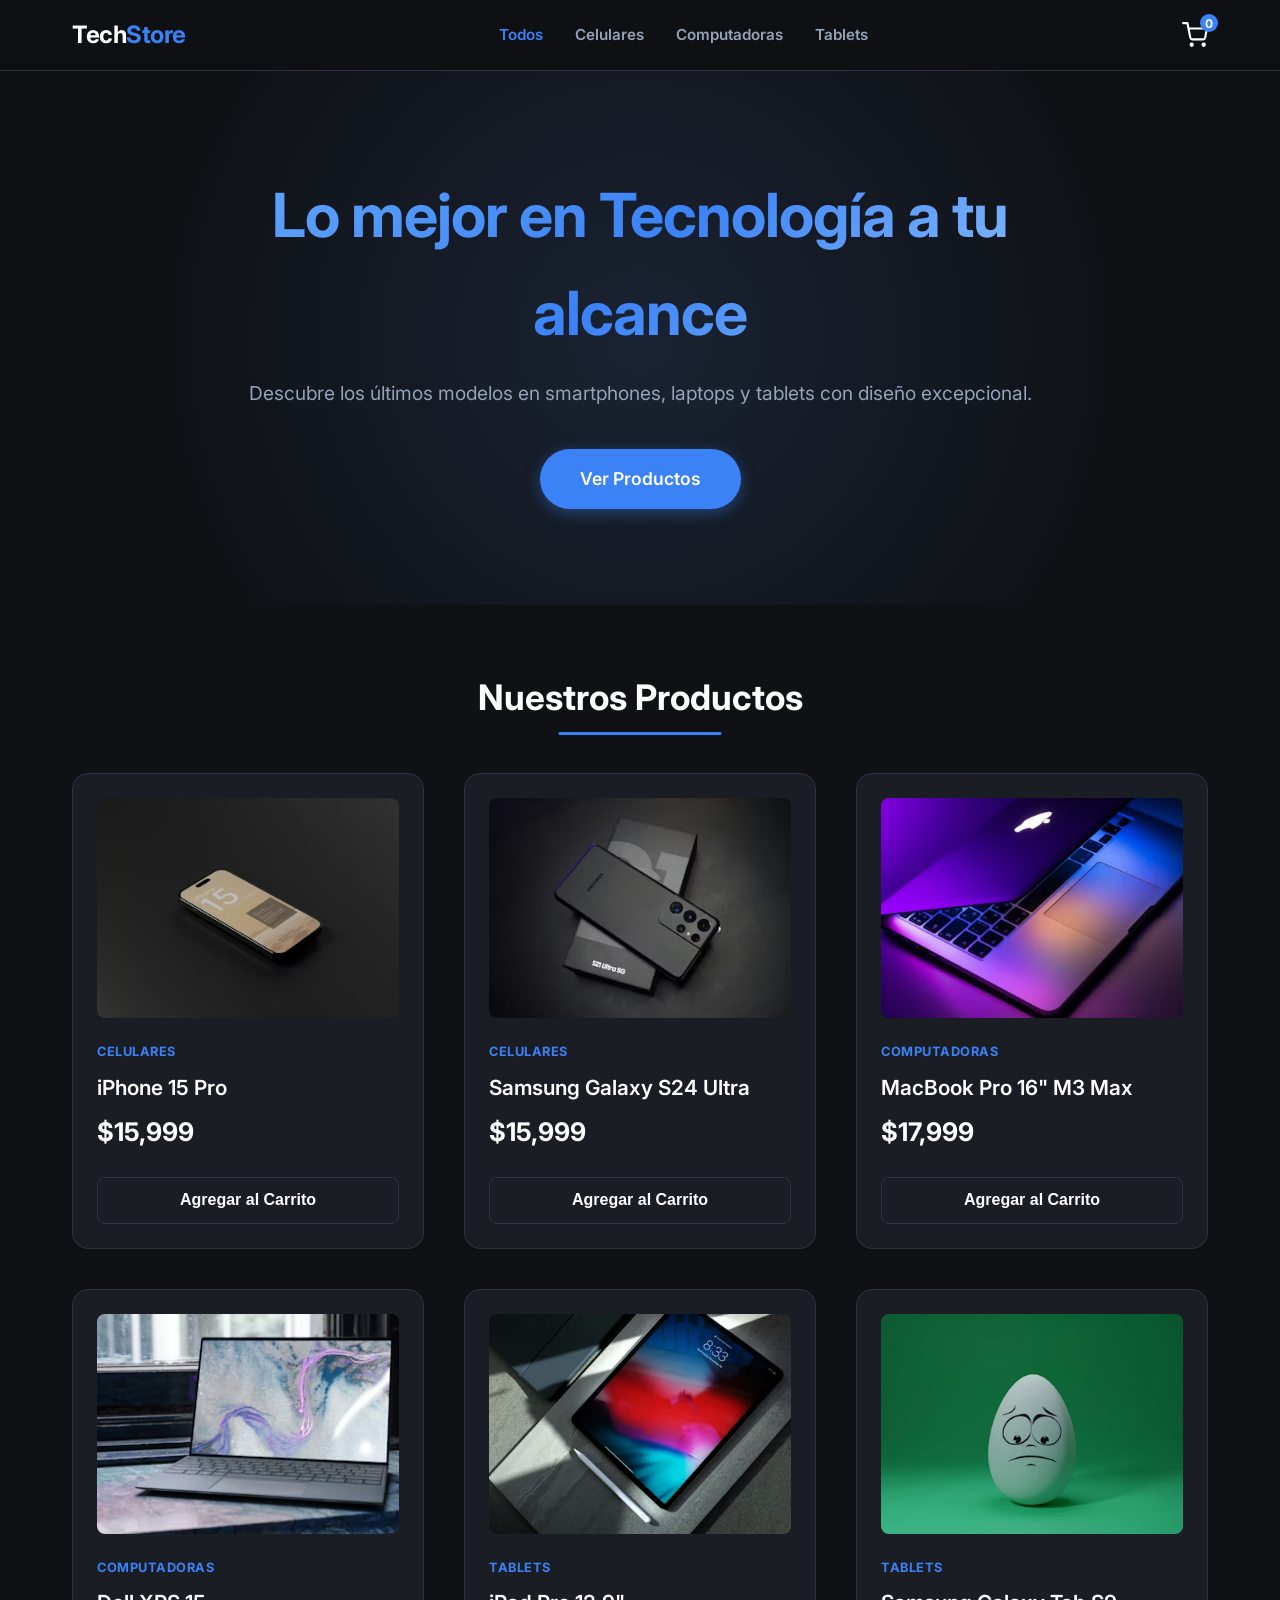
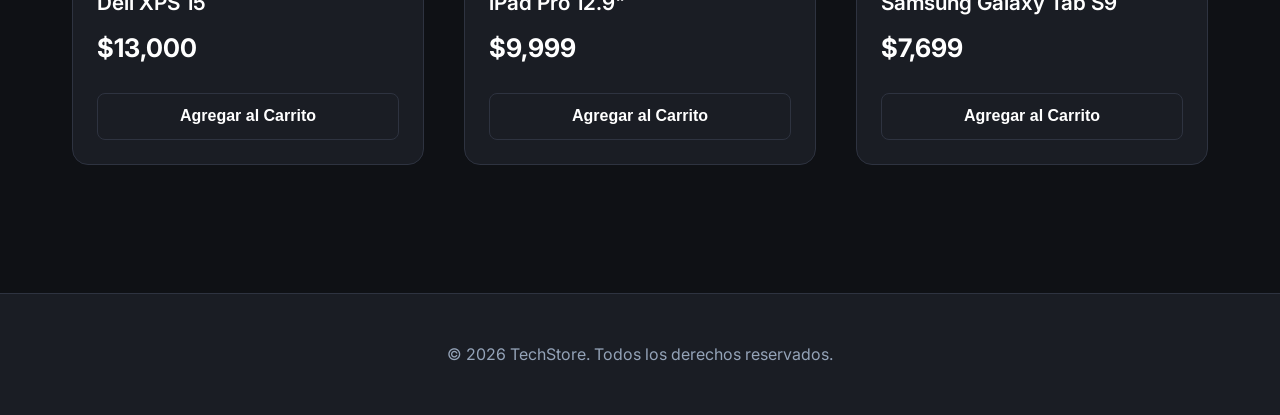
<file: index.html>
<!doctype html>
<html lang="es">
  <head>
    <meta charset="UTF-8" />
    <meta name="viewport" content="width=device-width, initial-scale=1.0" />
    <title>TechStore | Tu Tienda Tecnológica</title>
    <meta
      name="description"
      content="La mejor tienda online de tecnología. Encuentra celulares, computadoras, y tablets al mejor precio con envío gratis."
    />
    <link
      href="https://fonts.googleapis.com/css2?family=Inter:wght@300;400;600;700&display=swap"
      rel="stylesheet"
    />
    <link rel="stylesheet" href="style.css" />
  </head>
  <body data-category="all">
    <header>
      <div class="header-container">
        <a href="index.html" class="logo">Tech<span>Store</span></a>
        <nav>
          <ul class="nav-links" id="nav-links">
            <li><a href="index.html" class="active">Todos</a></li>
            <li><a href="celulares.html">Celulares</a></li>
            <li><a href="computadoras.html">Computadoras</a></li>
            <li><a href="tablets.html">Tablets</a></li>
          </ul>
        </nav>
        <div class="header-icons">
          <div class="menu-toggle" id="menu-toggle">
            <svg
              viewBox="0 0 24 24"
              fill="none"
              stroke="currentColor"
              stroke-width="2"
              stroke-linecap="round"
              stroke-linejoin="round"
            >
              <line x1="3" y1="12" x2="21" y2="12"></line>
              <line x1="3" y1="6" x2="21" y2="6"></line>
              <line x1="3" y1="18" x2="21" y2="18"></line>
            </svg>
          </div>
          <div class="cart-icon" id="cart-icon">
            <svg
              viewBox="0 0 24 24"
              fill="none"
              stroke="currentColor"
              stroke-width="2"
              stroke-linecap="round"
              stroke-linejoin="round"
            >
              <circle cx="9" cy="21" r="1"></circle>
              <circle cx="20" cy="21" r="1"></circle>
              <path
                d="M1 1h4l2.68 13.39a2 2 0 0 0 2 1.61h9.72a2 2 0 0 0 2-1.61L23 6H6"
              ></path>
            </svg>
            <span class="cart-count">0</span>
          </div>
        </div>
      </div>
    </header>

    <main>
      <section class="hero">
        <div class="hero-content">
          <h1>Lo mejor en Tecnología a tu alcance</h1>
          <p>
            Descubre los últimos modelos en smartphones, laptops y tablets con
            diseño excepcional.
          </p>
          <a href="#productos" class="cta-button">Ver Productos</a>
        </div>
      </section>

      <section id="productos" class="products-section">
        <h2 class="section-title">Nuestros Productos</h2>
        <div class="products-grid" id="products-grid">
          <!-- Products will be injected by JS -->
        </div>
      </section>
    </main>

    <footer>
      <p>&copy; 2026 TechStore. Todos los derechos reservados.</p>
    </footer>

    <!-- Cart Sidebar -->
    <div class="cart-sidebar" id="cart-sidebar">
      <div class="cart-header">
        <h2>Tu Carrito</h2>
        <button class="close-cart" id="close-cart">&times;</button>
      </div>
      <div class="cart-items" id="cart-items">
        <!-- Cart items will be injected here -->
      </div>
      <div class="cart-footer">
        <div class="cart-total">
          <span>Total:</span>
          <span id="total-price">$0.00</span>
        </div>
        <button class="checkout-button">Proceder al Pago</button>
      </div>
    </div>
    <div class="cart-overlay" id="cart-overlay"></div>

    <script src="script.js"></script>
  </body>
</html>
</file>
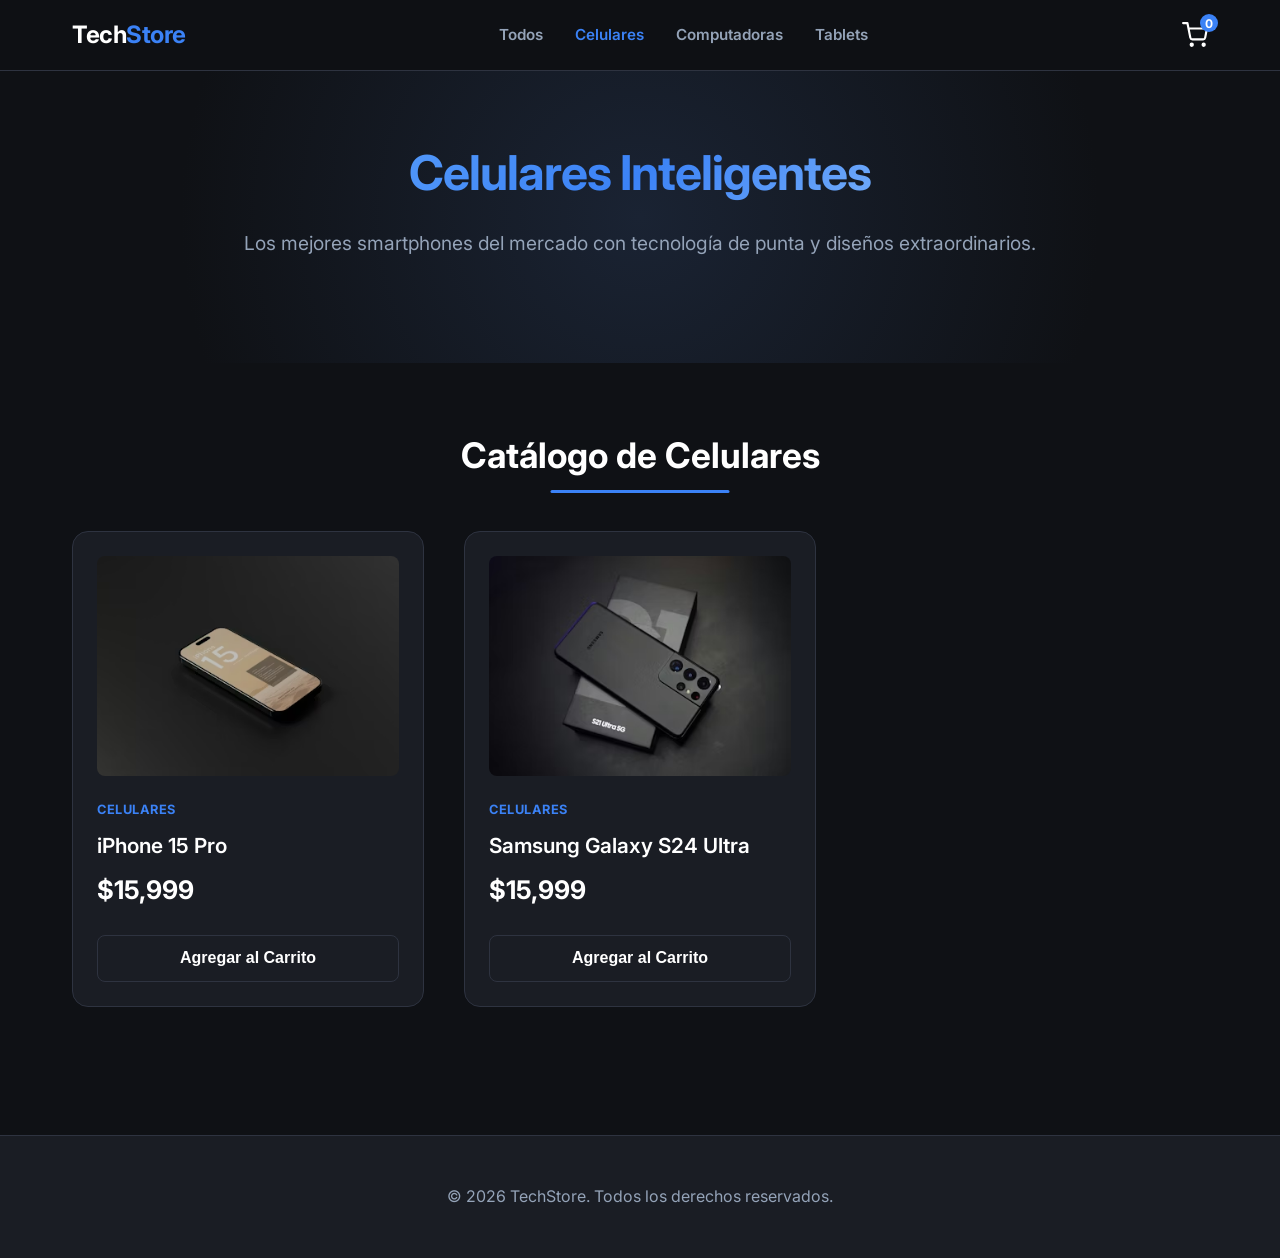
<file: celulares.html>
<!doctype html>
<html lang="es">
  <head>
    <meta charset="UTF-8" />
    <meta name="viewport" content="width=device-width, initial-scale=1.0" />
    <title>Celulares | TechStore</title>
    <link
      href="https://fonts.googleapis.com/css2?family=Inter:wght@300;400;600;700&display=swap"
      rel="stylesheet"
    />
    <link rel="stylesheet" href="style.css" />
  </head>
  <body data-category="celulares">
    <header>
      <div class="header-container">
        <a href="index.html" class="logo">Tech<span>Store</span></a>
        <nav>
          <ul class="nav-links" id="nav-links">
            <li><a href="index.html">Todos</a></li>
            <li><a href="celulares.html" class="active">Celulares</a></li>
            <li><a href="computadoras.html">Computadoras</a></li>
            <li><a href="tablets.html">Tablets</a></li>
          </ul>
        </nav>
        <div class="header-icons">
          <div class="menu-toggle" id="menu-toggle">
            <svg
              viewBox="0 0 24 24"
              fill="none"
              stroke="currentColor"
              stroke-width="2"
              stroke-linecap="round"
              stroke-linejoin="round"
            >
              <line x1="3" y1="12" x2="21" y2="12"></line>
              <line x1="3" y1="6" x2="21" y2="6"></line>
              <line x1="3" y1="18" x2="21" y2="18"></line>
            </svg>
          </div>
          <div class="cart-icon" id="cart-icon">
            <svg
              viewBox="0 0 24 24"
              fill="none"
              stroke="currentColor"
              stroke-width="2"
              stroke-linecap="round"
              stroke-linejoin="round"
            >
              <circle cx="9" cy="21" r="1"></circle>
              <circle cx="20" cy="21" r="1"></circle>
              <path
                d="M1 1h4l2.68 13.39a2 2 0 0 0 2 1.61h9.72a2 2 0 0 0 2-1.61L23 6H6"
              ></path>
            </svg>
            <span class="cart-count">0</span>
          </div>
        </div>
      </div>
    </header>

    <main>
      <section class="hero" style="padding: 4rem 2rem">
        <div class="hero-content">
          <h1 style="font-size: 3rem">Celulares Inteligentes</h1>
          <p>
            Los mejores smartphones del mercado con tecnología de punta y
            diseños extraordinarios.
          </p>
        </div>
      </section>

      <section id="productos" class="products-section">
        <h2 class="section-title">Catálogo de Celulares</h2>
        <div class="products-grid" id="products-grid">
          <!-- JS Injected -->
        </div>
      </section>
    </main>

    <footer>
      <p>&copy; 2026 TechStore. Todos los derechos reservados.</p>
    </footer>

    <!-- Cart Sidebar -->
    <div class="cart-sidebar" id="cart-sidebar">
      <div class="cart-header">
        <h2>Tu Carrito</h2>
        <button class="close-cart" id="close-cart">&times;</button>
      </div>
      <div class="cart-items" id="cart-items"></div>
      <div class="cart-footer">
        <div class="cart-total">
          <span>Total:</span>
          <span id="total-price">$0.00</span>
        </div>
        <button class="checkout-button">Proceder al Pago</button>
      </div>
    </div>
    <div class="cart-overlay" id="cart-overlay"></div>

    <script src="script.js"></script>
  </body>
</html>
</file>
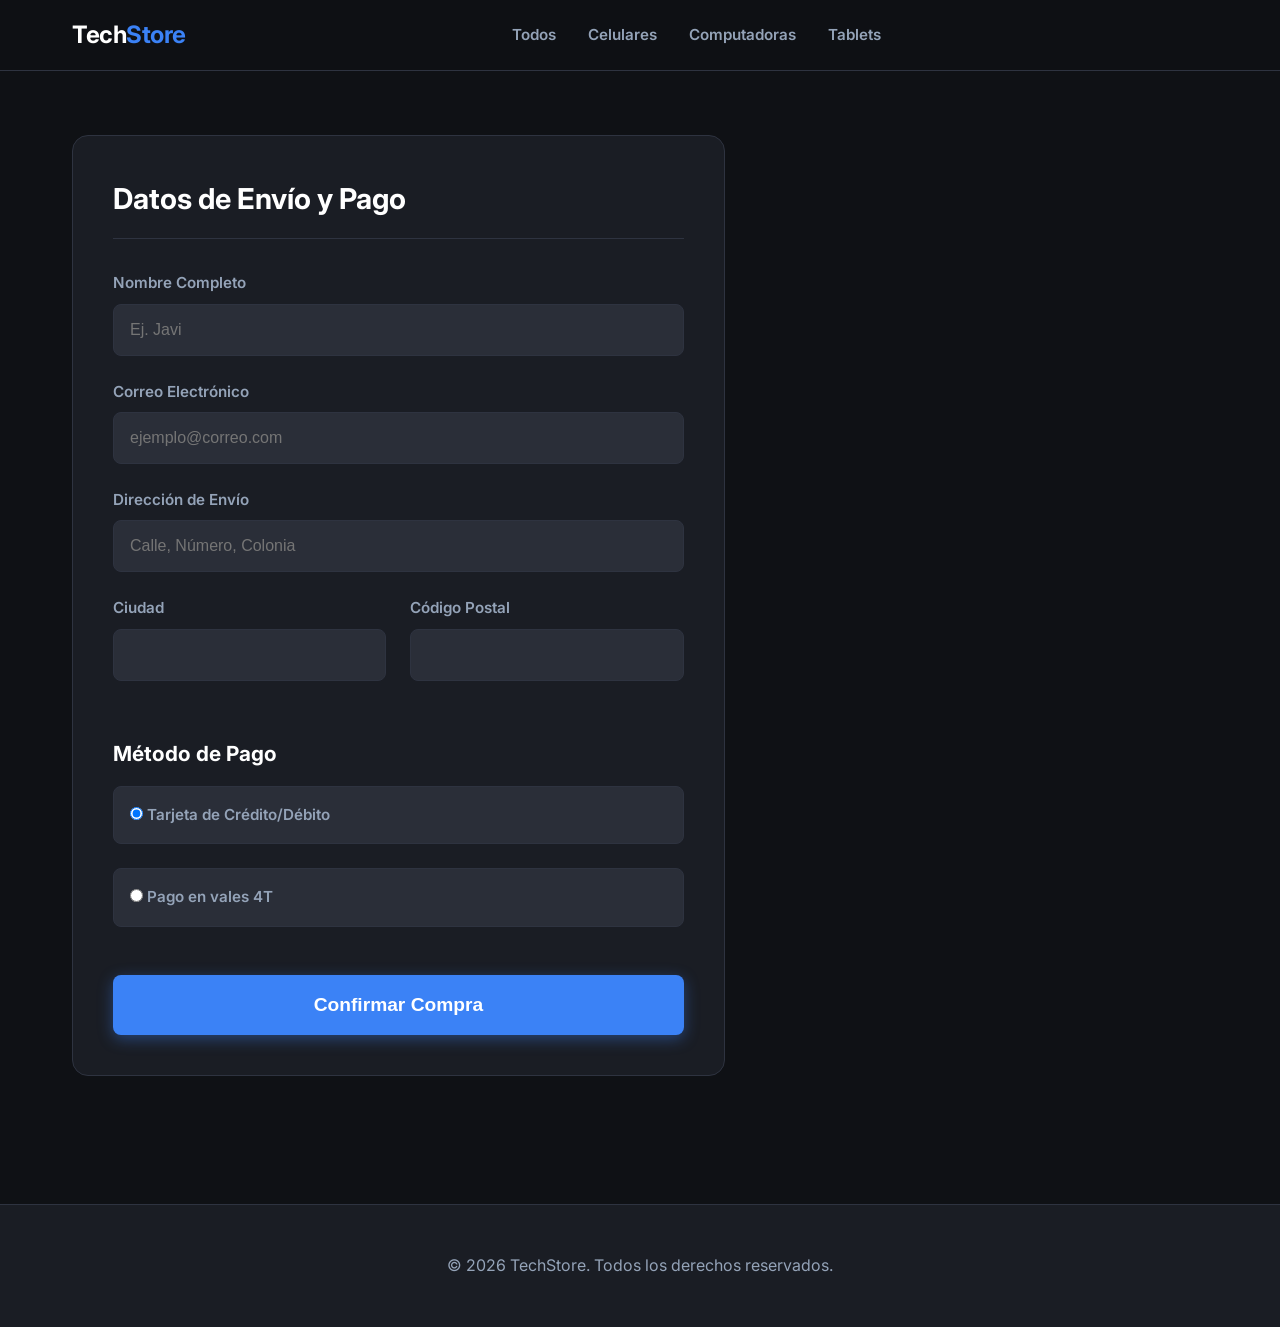
<file: checkout.html>
<!doctype html>
<html lang="es">
  <head>
    <meta charset="UTF-8" />
    <meta name="viewport" content="width=device-width, initial-scale=1.0" />
    <title>Checkout | TechStore</title>
    <link
      href="https://fonts.googleapis.com/css2?family=Inter:wght@300;400;600;700&display=swap"
      rel="stylesheet"
    />
    <link rel="stylesheet" href="style.css" />
  </head>
  <body data-category="checkout">
    <header>
      <div class="header-container">
        <a href="index.html" class="logo">Tech<span>Store</span></a>
        <nav>
          <ul class="nav-links" id="nav-links">
            <li><a href="index.html">Todos</a></li>
            <li><a href="celulares.html">Celulares</a></li>
            <li><a href="computadoras.html">Computadoras</a></li>
            <li><a href="tablets.html">Tablets</a></li>
          </ul>
        </nav>
        <div class="header-icons">
          <div class="menu-toggle" id="menu-toggle">
            <svg
              viewBox="0 0 24 24"
              fill="none"
              stroke="currentColor"
              stroke-width="2"
              stroke-linecap="round"
              stroke-linejoin="round"
            >
              <line x1="3" y1="12" x2="21" y2="12"></line>
              <line x1="3" y1="6" x2="21" y2="6"></line>
              <line x1="3" y1="18" x2="21" y2="18"></line>
            </svg>
          </div>
          <div class="cart-icon" id="cart-icon" style="display:none;"></div>
        </div>
      </div>
    </header>

    <main class="checkout-container">
      <div class="checkout-layout">
        
        <!-- Formulario -->
        <div class="checkout-form-section">
          <h2 class="checkout-title">Datos de Envío y Pago</h2>
          <form id="checkout-form" class="checkout-form">
            <div class="form-group">
              <label for="fname">Nombre Completo</label>
              <input type="text" id="fname" required placeholder="Ej. Javi">
            </div>
            
            <div class="form-group">
              <label for="email">Correo Electrónico</label>
              <input type="email" id="email" required placeholder="ejemplo@correo.com">
            </div>

            <div class="form-group">
              <label for="address">Dirección de Envío</label>
              <input type="text" id="address" required placeholder="Calle, Número, Colonia">
            </div>

            <div class="form-row">
              <div class="form-group">
                <label for="city">Ciudad</label>
                <input type="text" id="city" required>
              </div>
              <div class="form-group">
                <label for="zip">Código Postal</label>
                <input type="text" id="zip" required>
              </div>
            </div>

            <h3 class="checkout-subtitle">Método de Pago</h3>
            <div class="payment-methods">
              <label class="payment-option">
                <input type="radio" name="payment" value="tarjeta" checked> Tarjeta de Crédito/Débito
              </label>
              <label class="payment-option">
                <input type="radio" name="payment" value="efectivo"> Pago en vales 4T
              </label>
            </div>

            <button type="submit" class="cta-button checkout-submit">Confirmar Compra</button>
          </form>
        </div>
      </div>
    </main>

    <footer>
      <p>&copy; 2026 TechStore. Todos los derechos reservados.</p>
    </footer>

    <script src="script.js"></script>
  </body>
</html>
</file>
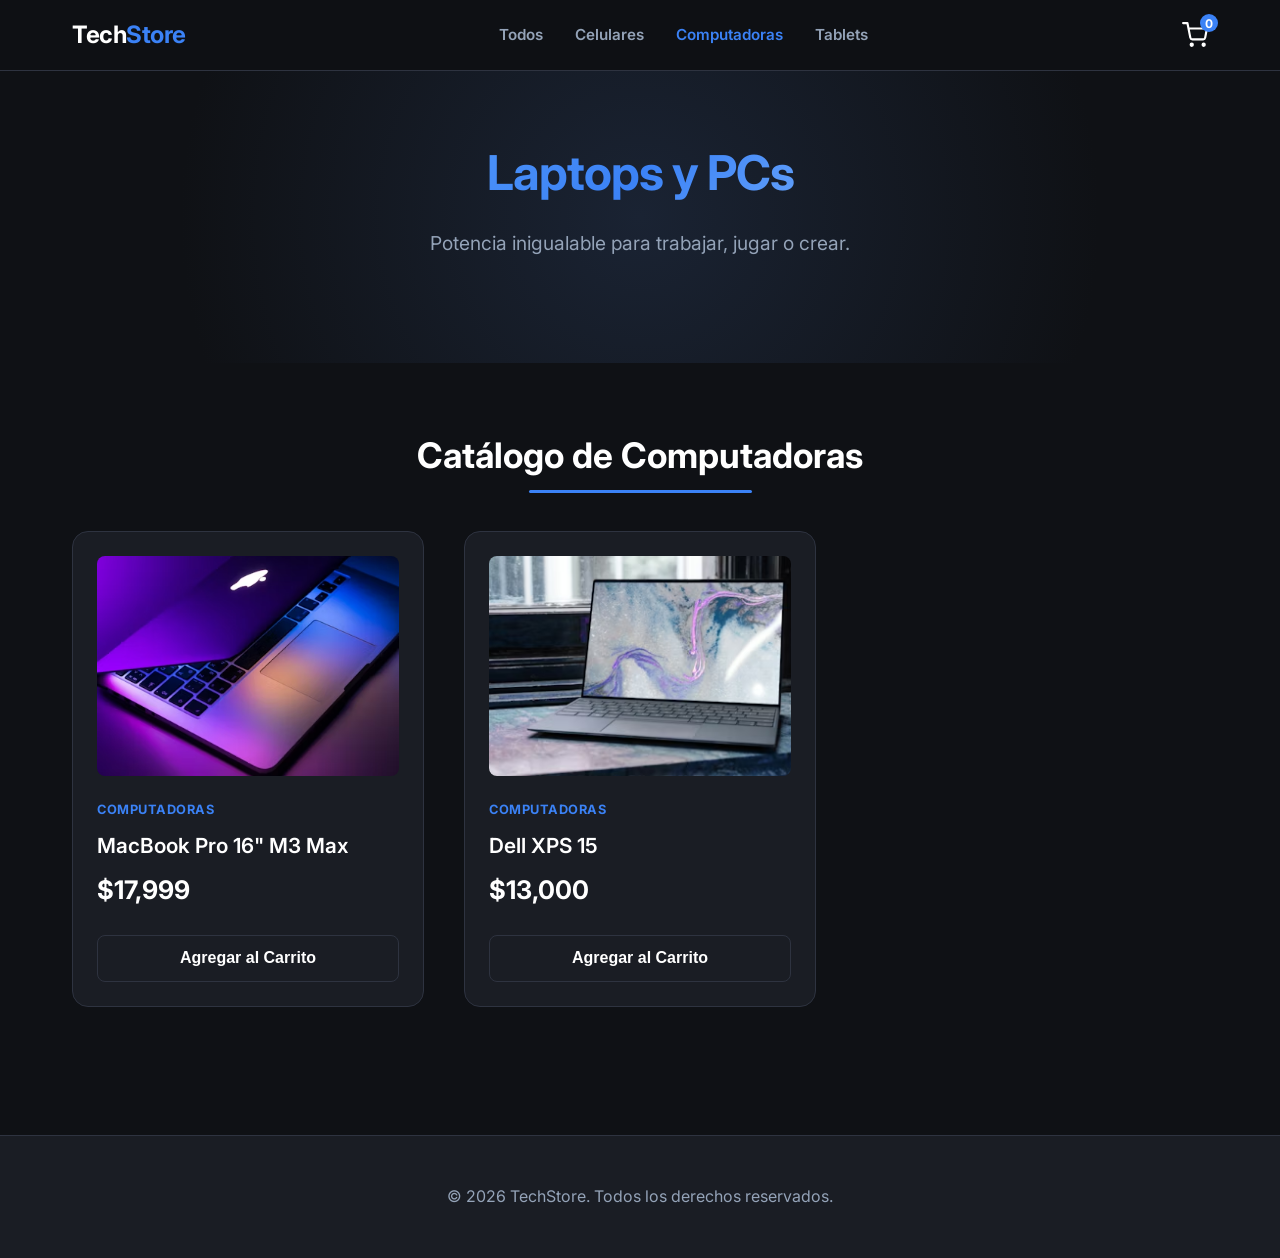
<file: computadoras.html>
<!doctype html>
<html lang="es">
  <head>
    <meta charset="UTF-8" />
    <meta name="viewport" content="width=device-width, initial-scale=1.0" />
    <title>Computadoras | TechStore</title>
    <link
      href="https://fonts.googleapis.com/css2?family=Inter:wght@300;400;600;700&display=swap"
      rel="stylesheet"
    />
    <link rel="stylesheet" href="style.css" />
  </head>
  <body data-category="computadoras">
    <header>
      <div class="header-container">
        <a href="index.html" class="logo">Tech<span>Store</span></a>
        <nav>
          <ul class="nav-links" id="nav-links">
            <li><a href="index.html">Todos</a></li>
            <li><a href="celulares.html">Celulares</a></li>
            <li><a href="computadoras.html" class="active">Computadoras</a></li>
            <li><a href="tablets.html">Tablets</a></li>
          </ul>
        </nav>
        <div class="header-icons">
          <div class="menu-toggle" id="menu-toggle">
            <svg
              viewBox="0 0 24 24"
              fill="none"
              stroke="currentColor"
              stroke-width="2"
              stroke-linecap="round"
              stroke-linejoin="round"
            >
              <line x1="3" y1="12" x2="21" y2="12"></line>
              <line x1="3" y1="6" x2="21" y2="6"></line>
              <line x1="3" y1="18" x2="21" y2="18"></line>
            </svg>
          </div>
          <div class="cart-icon" id="cart-icon">
            <svg
              viewBox="0 0 24 24"
              fill="none"
              stroke="currentColor"
              stroke-width="2"
              stroke-linecap="round"
              stroke-linejoin="round"
            >
              <circle cx="9" cy="21" r="1"></circle>
              <circle cx="20" cy="21" r="1"></circle>
              <path
                d="M1 1h4l2.68 13.39a2 2 0 0 0 2 1.61h9.72a2 2 0 0 0 2-1.61L23 6H6"
              ></path>
            </svg>
            <span class="cart-count">0</span>
          </div>
        </div>
      </div>
    </header>

    <main>
      <section class="hero" style="padding: 4rem 2rem">
        <div class="hero-content">
          <h1 style="font-size: 3rem">Laptops y PCs</h1>
          <p>Potencia inigualable para trabajar, jugar o crear.</p>
        </div>
      </section>

      <section id="productos" class="products-section">
        <h2 class="section-title">Catálogo de Computadoras</h2>
        <div class="products-grid" id="products-grid">
          <!-- JS Injected -->
        </div>
      </section>
    </main>

    <footer>
      <p>&copy; 2026 TechStore. Todos los derechos reservados.</p>
    </footer>

    <!-- Cart Sidebar -->
    <div class="cart-sidebar" id="cart-sidebar">
      <div class="cart-header">
        <h2>Tu Carrito</h2>
        <button class="close-cart" id="close-cart">&times;</button>
      </div>
      <div class="cart-items" id="cart-items"></div>
      <div class="cart-footer">
        <div class="cart-total">
          <span>Total:</span>
          <span id="total-price">$0.00</span>
        </div>
        <button class="checkout-button">Proceder al Pago</button>
      </div>
    </div>
    <div class="cart-overlay" id="cart-overlay"></div>

    <script src="script.js"></script>
  </body>
</html>
</file>
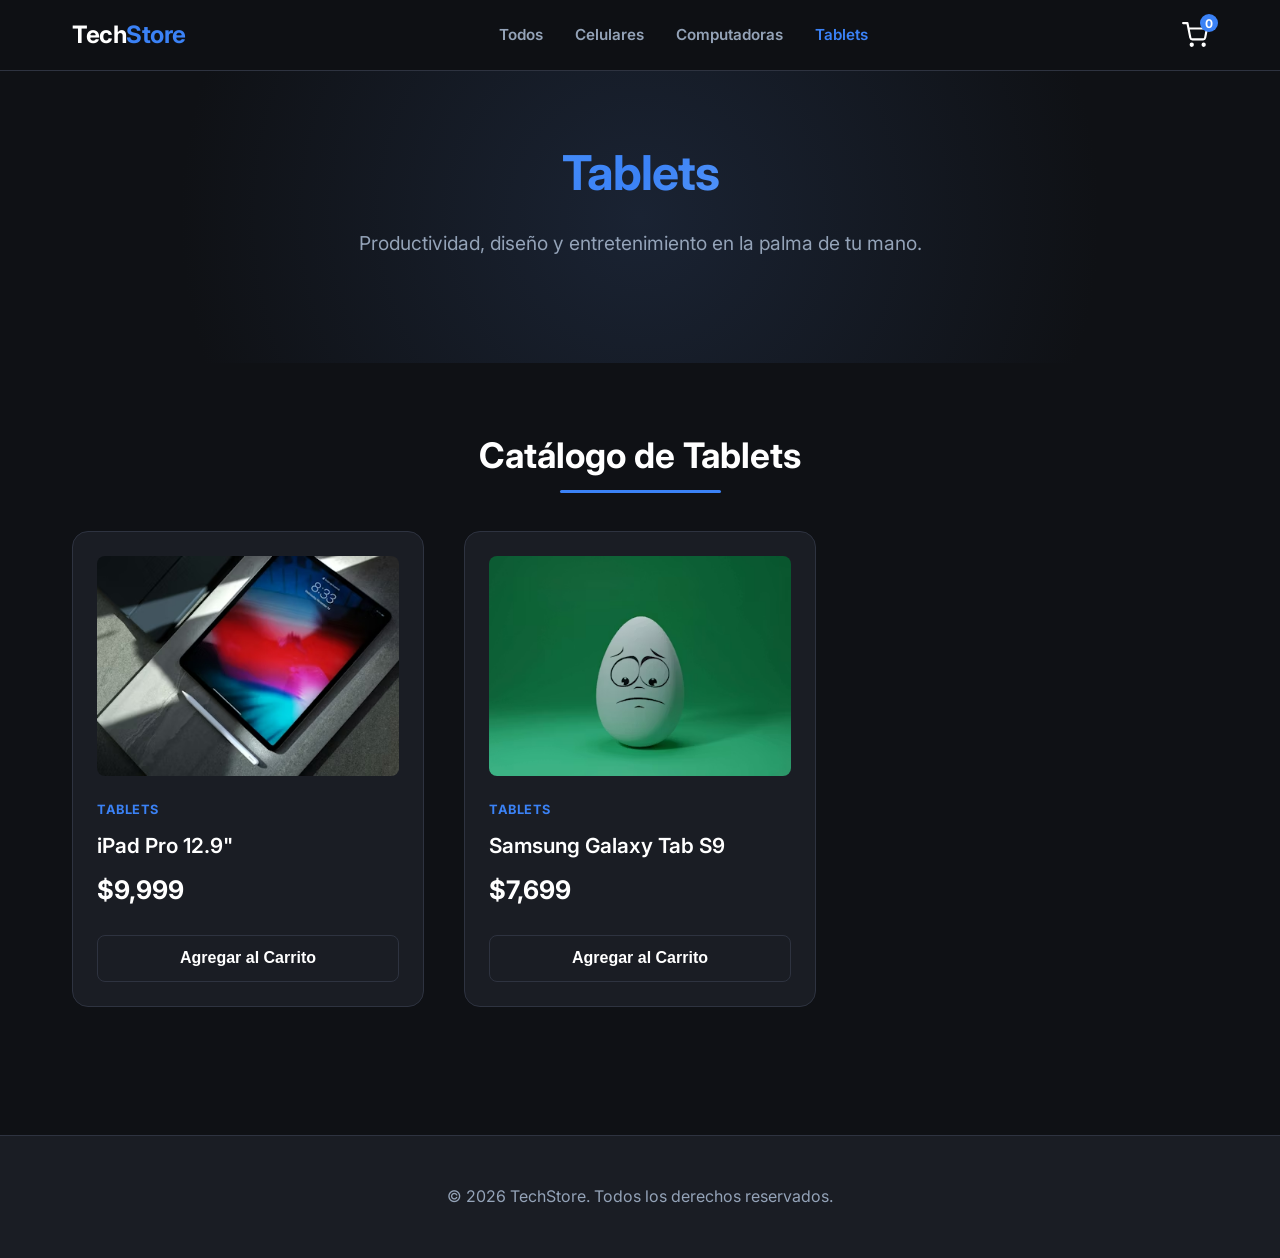
<file: tablets.html>
<!doctype html>
<html lang="es">
  <head>
    <meta charset="UTF-8" />
    <meta name="viewport" content="width=device-width, initial-scale=1.0" />
    <title>Tablets | TechStore</title>
    <link
      href="https://fonts.googleapis.com/css2?family=Inter:wght@300;400;600;700&display=swap"
      rel="stylesheet"
    />
    <link rel="stylesheet" href="style.css" />
  </head>
  <body data-category="tablets">
    <header>
      <div class="header-container">
        <a href="index.html" class="logo">Tech<span>Store</span></a>
        <nav>
          <ul class="nav-links" id="nav-links">
            <li><a href="index.html">Todos</a></li>
            <li><a href="celulares.html">Celulares</a></li>
            <li><a href="computadoras.html">Computadoras</a></li>
            <li><a href="tablets.html" class="active">Tablets</a></li>
          </ul>
        </nav>
        <div class="header-icons">
          <div class="menu-toggle" id="menu-toggle">
            <svg
              viewBox="0 0 24 24"
              fill="none"
              stroke="currentColor"
              stroke-width="2"
              stroke-linecap="round"
              stroke-linejoin="round"
            >
              <line x1="3" y1="12" x2="21" y2="12"></line>
              <line x1="3" y1="6" x2="21" y2="6"></line>
              <line x1="3" y1="18" x2="21" y2="18"></line>
            </svg>
          </div>
          <div class="cart-icon" id="cart-icon">
            <svg
              viewBox="0 0 24 24"
              fill="none"
              stroke="currentColor"
              stroke-width="2"
              stroke-linecap="round"
              stroke-linejoin="round"
            >
              <circle cx="9" cy="21" r="1"></circle>
              <circle cx="20" cy="21" r="1"></circle>
              <path
                d="M1 1h4l2.68 13.39a2 2 0 0 0 2 1.61h9.72a2 2 0 0 0 2-1.61L23 6H6"
              ></path>
            </svg>
            <span class="cart-count">0</span>
          </div>
        </div>
      </div>
    </header>

    <main>
      <section class="hero" style="padding: 4rem 2rem">
        <div class="hero-content">
          <h1 style="font-size: 3rem">Tablets</h1>
          <p>Productividad, diseño y entretenimiento en la palma de tu mano.</p>
        </div>
      </section>

      <section id="productos" class="products-section">
        <h2 class="section-title">Catálogo de Tablets</h2>
        <div class="products-grid" id="products-grid">
          <!-- JS Injected -->
        </div>
      </section>
    </main>

    <footer>
      <p>&copy; 2026 TechStore. Todos los derechos reservados.</p>
    </footer>

    <!-- Cart Sidebar -->
    <div class="cart-sidebar" id="cart-sidebar">
      <div class="cart-header">
        <h2>Tu Carrito</h2>
        <button class="close-cart" id="close-cart">&times;</button>
      </div>
      <div class="cart-items" id="cart-items"></div>
      <div class="cart-footer">
        <div class="cart-total">
          <span>Total:</span>
          <span id="total-price">$0.00</span>
        </div>
        <button class="checkout-button">Proceder al Pago</button>
      </div>
    </div>
    <div class="cart-overlay" id="cart-overlay"></div>

    <script src="script.js"></script>
  </body>
</html>
</file>
<file: style.css>
:root {
  --bg-color: #0f1115;
  --card-bg: #1a1d24;
  --text-primary: #ffffff;
  --text-secondary: #94a3b8;
  --accent: #3b82f6;
  --accent-hover: #2563eb;
  --border: #2e3340;
}

* {
  margin: 0;
  padding: 0;
  box-sizing: border-box;
  scroll-behavior: smooth;
}

body {
  font-family: "Inter", sans-serif;
  background-color: var(--bg-color);
  color: var(--text-primary);
  line-height: 1.6;
  overflow-x: hidden;
}

/* Header */
header {
  background-color: rgba(15, 17, 21, 0.85);
  backdrop-filter: blur(12px);
  position: sticky;
  top: 0;
  z-index: 100;
  border-bottom: 1px solid var(--border);
}

.header-container {
  max-width: 1200px;
  margin: 0 auto;
  padding: 1rem 2rem;
  display: flex;
  justify-content: space-between;
  align-items: center;
}

.logo {
  font-size: 1.5rem;
  font-weight: 700;
  color: var(--text-primary);
  text-decoration: none;
  letter-spacing: -0.5px;
}

.logo span {
  color: var(--accent);
}

.nav-links {
  list-style: none;
  display: flex;
  gap: 2rem;
}

.nav-links a {
  color: var(--text-secondary);
  text-decoration: none;
  font-weight: 600;
  transition: color 0.3s ease;
  font-size: 0.95rem;
}

.nav-links a:hover,
.nav-links a.active {
  color: var(--accent);
}

.cart-icon {
  position: relative;
  cursor: pointer;
  width: 26px;
  height: 26px;
  color: var(--text-primary);
  transition: color 0.3s ease;
}

.cart-icon:hover {
  color: var(--accent);
}

.cart-icon svg {
  width: 100%;
  height: 100%;
}

.cart-count {
  position: absolute;
  top: -8px;
  right: -10px;
  background-color: var(--accent);
  color: white;
  font-size: 0.75rem;
  font-weight: 700;
  width: 18px;
  height: 18px;
  border-radius: 50%;
  display: flex;
  justify-content: center;
  align-items: center;
}

.header-icons {
  display: flex;
  align-items: center;
  gap: 1.5rem;
}

.menu-toggle {
  display: none;
  cursor: pointer;
  color: var(--text-primary);
  width: 26px;
  height: 26px;
  transition: color 0.3s ease;
}

.menu-toggle:hover {
  color: var(--accent);
}

.menu-toggle svg {
  width: 100%;
  height: 100%;
}

/* Hero Section */
.hero {
  padding: 6rem 2rem;
  text-align: center;
  background: radial-gradient(
    circle at center,
    #1a2333 0%,
    var(--bg-color) 70%
  );
}

.hero-content {
  max-width: 800px;
  margin: 0 auto;
}

.hero-content h1 {
  font-size: 3.8rem;
  font-weight: 700;
  margin-bottom: 1rem;
  background: linear-gradient(135deg, #60a5fa, #3b82f6, #93c5fd);
  -webkit-background-clip: text;
  background-clip: text;
  -webkit-text-fill-color: transparent;
  letter-spacing: -1px;
}

.hero-content p {
  font-size: 1.2rem;
  color: var(--text-secondary);
  margin: 0 auto 2.5rem;
}

.cta-button {
  display: inline-block;
  background-color: var(--accent);
  color: white;
  padding: 1rem 2.5rem;
  border-radius: 50px;
  text-decoration: none;
  font-weight: 600;
  font-size: 1.1rem;
  transition:
    transform 0.3s ease,
    background-color 0.3s ease,
    box-shadow 0.3s ease;
  box-shadow: 0 4px 15px rgba(59, 130, 246, 0.4);
}

.cta-button:hover {
  background-color: var(--accent-hover);
  transform: translateY(-3px);
  box-shadow: 0 8px 25px rgba(59, 130, 246, 0.6);
}

/* Products Section */
.products-section {
  max-width: 1200px;
  margin: 0 auto;
  padding: 4rem 2rem;
}

.section-title {
  font-size: 2.2rem;
  margin-bottom: 3rem;
  text-align: center;
  position: relative;
  display: inline-block;
  left: 50%;
  transform: translateX(-50%);
}

.section-title::after {
  content: "";
  position: absolute;
  bottom: -10px;
  left: 25%;
  width: 50%;
  height: 3px;
  background-color: var(--accent);
  border-radius: 2px;
}

.products-grid {
  display: grid;
  grid-template-columns: repeat(auto-fill, minmax(280px, 1fr));
  gap: 2.5rem;
}

.product-card {
  background-color: var(--card-bg);
  border-radius: 16px;
  padding: 1.5rem;
  border: 1px solid var(--border);
  transition:
    transform 0.3s ease,
    box-shadow 0.3s ease,
    border-color 0.3s ease;
  display: flex;
  flex-direction: column;
  position: relative;
  overflow: hidden;
}

.product-card:hover {
  transform: translateY(-8px);
  box-shadow: 0 15px 35px rgba(0, 0, 0, 0.4);
  border-color: rgba(59, 130, 246, 0.5);
}

.product-image {
  width: 100%;
  height: 220px;
  object-fit: cover;
  border-radius: 8px;
  margin-bottom: 1.5rem;
  background-color: #2a2e38;
}

.product-category {
  font-size: 0.8rem;
  color: var(--accent);
  text-transform: uppercase;
  font-weight: 700;
  margin-bottom: 0.5rem;
  letter-spacing: 0.5px;
}

.product-title {
  font-size: 1.3rem;
  font-weight: 600;
  margin-bottom: 0.5rem;
  color: var(--text-primary);
}

.product-price {
  font-size: 1.6rem;
  font-weight: 700;
  margin-bottom: 1.5rem;
  margin-top: auto;
}

.add-to-cart {
  background-color: transparent;
  color: var(--text-primary);
  border: 1px solid var(--border);
  padding: 0.85rem;
  border-radius: 8px;
  font-size: 1rem;
  font-weight: 600;
  cursor: pointer;
  transition: all 0.3s ease;
}

.product-card:hover .add-to-cart {
  background-color: var(--accent);
  border-color: var(--accent);
  color: white;
}

.add-to-cart:active {
  transform: scale(0.95);
}

/* Footer */
footer {
  text-align: center;
  padding: 3rem 2rem;
  border-top: 1px solid var(--border);
  color: var(--text-secondary);
  margin-top: 4rem;
  background-color: var(--card-bg);
}

/* Cart Sidebar */
.cart-sidebar {
  position: fixed;
  top: 0;
  right: -450px;
  width: 400px;
  height: 100vh;
  background-color: var(--card-bg);
  box-shadow: -5px 0 30px rgba(0, 0, 0, 0.7);
  z-index: 1000;
  display: flex;
  flex-direction: column;
  transition: right 0.4s cubic-bezier(0.175, 0.885, 0.32, 1.275);
}

.cart-sidebar.open {
  right: 0;
}

.cart-header {
  padding: 1.5rem 2rem;
  border-bottom: 1px solid var(--border);
  display: flex;
  justify-content: space-between;
  align-items: center;
}

.cart-header h2 {
  font-size: 1.5rem;
}

.close-cart {
  background: none;
  border: none;
  color: var(--text-secondary);
  font-size: 2.2rem;
  cursor: pointer;
  line-height: 1;
  transition: color 0.3s ease;
}

.close-cart:hover {
  color: var(--text-primary);
}

.cart-items {
  flex-grow: 1;
  overflow-y: auto;
  padding: 1.5rem 2rem;
  display: flex;
  flex-direction: column;
  gap: 1.5rem;
}

.cart-item {
  display: flex;
  gap: 1rem;
  align-items: center;
}

.cart-item-img {
  width: 80px;
  height: 80px;
  object-fit: cover;
  border-radius: 8px;
  background-color: #2a2e38;
}

.cart-item-info {
  flex-grow: 1;
}

.cart-item-title {
  font-weight: 600;
  margin-bottom: 0.25rem;
  font-size: 1rem;
}

.cart-item-price {
  color: var(--text-secondary);
}

.cart-item-actions {
  display: flex;
  align-items: center;
  gap: 0.5rem;
  margin-top: 0.5rem;
}

.qty-btn {
  background: #2a2e38;
  border: none;
  color: white;
  width: 26px;
  height: 26px;
  border-radius: 4px;
  cursor: pointer;
  font-weight: bold;
  display: flex;
  justify-content: center;
  align-items: center;
  transition: background 0.2s ease;
}

.qty-btn:hover {
  background: var(--accent);
}

.remove-item {
  background: none;
  border: none;
  color: #ef4444;
  cursor: pointer;
  margin-left: auto;
  font-size: 0.85rem;
  padding: 0.2rem 0.5rem;
  border-radius: 4px;
  transition: background 0.2s ease;
}

.remove-item:hover {
  background-color: rgba(239, 68, 68, 0.1);
}

.cart-footer {
  padding: 1.5rem 2rem;
  border-top: 1px solid var(--border);
  background-color: var(--card-bg);
}

.cart-total {
  display: flex;
  justify-content: space-between;
  font-size: 1.4rem;
  font-weight: 700;
  margin-bottom: 1.5rem;
}

.checkout-button {
  width: 100%;
  background-color: var(--accent);
  color: white;
  border: none;
  padding: 1.2rem;
  border-radius: 8px;
  font-size: 1.1rem;
  font-weight: 600;
  cursor: pointer;
  transition: background-color 0.3s ease;
}

.checkout-button:hover {
  background-color: var(--accent-hover);
}

.cart-overlay {
  position: fixed;
  top: 0;
  left: 0;
  width: 100%;
  height: 100%;
  background: rgba(0, 0, 0, 0.6);
  backdrop-filter: blur(4px);
  z-index: 999;
  display: none;
  opacity: 0;
  transition: opacity 0.3s ease;
}

.cart-overlay.show {
  display: block;
  opacity: 1;
}

/* Animations & Toast */
@keyframes slideInUp {
  from {
    opacity: 0;
    transform: translateY(30px);
  }
  to {
    opacity: 1;
    transform: translateY(0);
  }
}

.product-card {
  animation: slideInUp 0.6s cubic-bezier(0.175, 0.885, 0.32, 1) forwards;
  opacity: 0;
}

.toast {
  position: fixed;
  bottom: 30px;
  left: 50%;
  transform: translateX(-50%) translateY(100px);
  background-color: var(--text-primary);
  color: var(--bg-color);
  padding: 1rem 2.5rem;
  border-radius: 50px;
  font-weight: 600;
  box-shadow: 0 10px 25px rgba(0, 0, 0, 0.5);
  z-index: 2000;
  transition: transform 0.4s cubic-bezier(0.175, 0.885, 0.32, 1.275);
}

.toast.show {
  transform: translateX(-50%) translateY(0);
}

@media (max-width: 768px) {
  .hero-content h1 {
    font-size: 2.8rem;
  }

  .menu-toggle {
    display: block;
  }

  .nav-links {
    position: absolute;
    top: 100%;
    left: 0;
    width: 100%;
    background-color: var(--card-bg);
    flex-direction: column;
    padding: 0;
    gap: 0;
    max-height: 0;
    overflow: hidden;
    transition:
      max-height 0.4s ease,
      padding 0.4s ease;
    border-bottom: 1px solid transparent;
  }

  .nav-links.active {
    max-height: 400px;
    padding: 1rem 0;
    border-bottom: 1px solid var(--border);
  }

  .nav-links li {
    width: 100%;
    text-align: center;
  }

  .nav-links a {
    display: block;
    padding: 1rem;
    font-size: 1.1rem;
  }

  .cart-sidebar {
    width: 100%;
    right: -100%;
  }
}

/* Checkout Page Styles */
.checkout-container {
  max-width: 1200px;
  margin: 0 auto;
  padding: 4rem 2rem;
}

.checkout-layout {
  display: grid;
  grid-template-columns: 3fr 2fr;
  gap: 3rem;
}

.checkout-form-section, .checkout-summary-section {
  background-color: var(--card-bg);
  border: 1px solid var(--border);
  border-radius: 16px;
  padding: 2.5rem;
}

.checkout-title {
  font-size: 1.8rem;
  margin-bottom: 2rem;
  color: var(--text-primary);
  border-bottom: 1px solid var(--border);
  padding-bottom: 1rem;
}

.checkout-subtitle {
  font-size: 1.3rem;
  margin: 2rem 0 1rem;
  color: var(--text-primary);
}

.checkout-form .form-group {
  margin-bottom: 1.5rem;
}

.form-row {
  display: flex;
  gap: 1.5rem;
}

.form-row .form-group {
  flex: 1;
}

.checkout-form label {
  display: block;
  margin-bottom: 0.5rem;
  color: var(--text-secondary);
  font-weight: 600;
  font-size: 0.95rem;
}

.checkout-form input[type="text"],
.checkout-form input[type="email"] {
  width: 100%;
  background-color: #2a2e38;
  border: 1px solid var(--border);
  color: var(--text-primary);
  padding: 1rem;
  border-radius: 8px;
  font-size: 1rem;
  transition: border-color 0.3s ease, box-shadow 0.3s ease;
}

.checkout-form input:focus {
  outline: none;
  border-color: var(--accent);
  box-shadow: 0 0 0 3px rgba(59, 130, 246, 0.2);
}

.payment-methods {
  display: flex;
  flex-direction: column;
  gap: 1rem;
  margin-bottom: 2.5rem;
}

.payment-option {
  display: flex;
  align-items: center;
  gap: 0.5rem;
  padding: 1rem;
  border: 1px solid var(--border);
  border-radius: 8px;
  cursor: pointer;
  background-color: #2a2e38;
  transition: border-color 0.3s ease;
}

.payment-option:hover {
  border-color: var(--accent);
}

.checkout-submit {
  width: 100%;
  font-size: 1.2rem;
  padding: 1.2rem;
  border: none;
  border-radius: 8px;
  cursor: pointer;
}

/* Order Summary */
.checkout-items {
  max-height: 400px;
  overflow-y: auto;
  margin-bottom: 2rem;
}

.checkout-item {
  display: flex;
  align-items: center;
  gap: 1rem;
  padding-bottom: 1rem;
  margin-bottom: 1rem;
  border-bottom: 1px solid var(--border);
}

.checkout-item-img {
  width: 70px;
  height: 70px;
  object-fit: cover;
  border-radius: 8px;
  background-color: #2a2e38;
}

.checkout-item-details {
  flex: 1;
}

.checkout-item-title {
  font-weight: 600;
  font-size: 1.1rem;
}

.checkout-item-price {
  color: var(--accent);
  font-weight: 700;
  margin-top: 0.4rem;
}

.checkout-item-qty {
  color: var(--text-secondary);
  font-size: 0.9rem;
}

.checkout-total {
  display: flex;
  justify-content: space-between;
  align-items: center;
  font-size: 1.8rem;
  font-weight: 700;
  color: var(--text-primary);
  border-top: 2px solid var(--border);
  padding-top: 1.5rem;
}

@media (max-width: 900px) {
  .checkout-layout {
    grid-template-columns: 1fr;
  }
}
</file>
